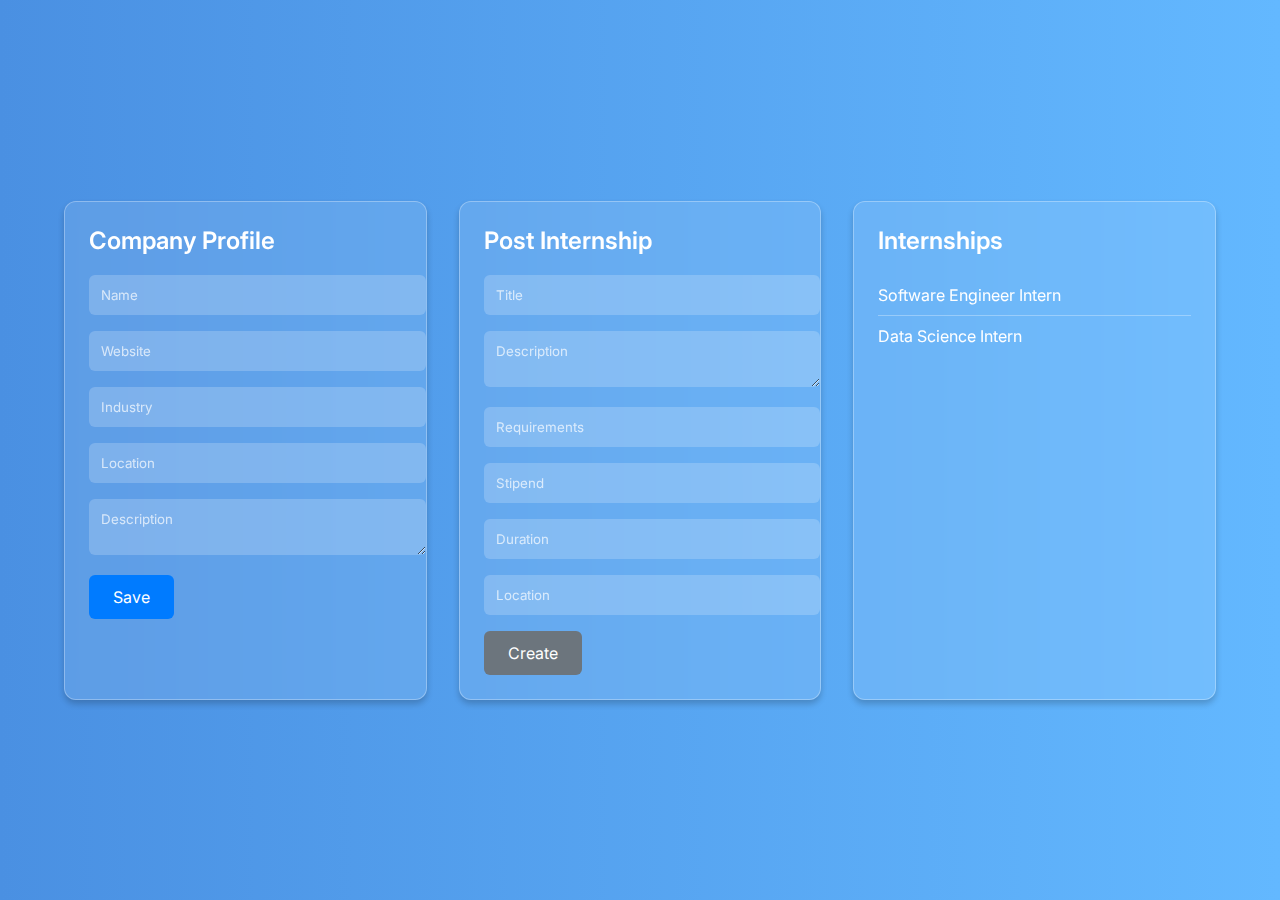
<file: frontend/company-dashboard.html>
<!DOCTYPE html>
<html lang="en">

<head>
    <meta charset="utf-8" />
    <meta name="viewport" content="width=device-width, initial-scale=1" />
    <title>Company Dashboard</title>
    <link href="https://fonts.googleapis.com/css2?family=Inter:wght@400;600;700&display=swap" rel="stylesheet" />
    <style>
        /* CSS Styles */
        :root {
            --primary-color: #007bff;
            --secondary-color: #6c757d;
            --glass-bg: rgba(255, 255, 255, 0.1);
            --glass-border: rgba(255, 255, 255, 0.3);
            --text-color: #fff;
            --shadow-color: rgba(0, 0, 0, 0.2);
            --font-family: 'Inter', sans-serif;
        }

        body {
            font-family: var(--font-family);
            background: linear-gradient(to right, #4a90e2, #63b8ff);
            color: var(--text-color);
            margin: 0;
            padding: 0;
            display: flex;
            justify-content: center;
            align-items: center;
            min-height: 100vh;
        }

        .container {
            width: 90%;
            max-width: 1200px;
        }

        .grid {
            display: grid;
            grid-template-columns: repeat(auto-fit, minmax(300px, 1fr));
            gap: 32px;
        }

        .card {
            background: var(--glass-bg);
            border: 1px solid var(--glass-border);
            border-radius: 12px;
            padding: 24px;
            box-shadow: 0 4px 6px var(--shadow-color);
            backdrop-filter: blur(10px);
        }

        .card h3 {
            margin-top: 0;
            margin-bottom: 20px;
            font-size: 1.5rem;
            font-weight: 600;
        }

        input,
        textarea {
            width: 100%;
            padding: 12px;
            margin-bottom: 16px;
            border: none;
            border-radius: 6px;
            background: rgba(255, 255, 255, 0.2);
            color: var(--text-color);
            font-family: var(--font-family);
            resize: vertical;
        }

        input::placeholder,
        textarea::placeholder {
            color: rgba(255, 255, 255, 0.7);
        }

        .btn {
            padding: 12px 24px;
            border: none;
            border-radius: 6px;
            cursor: pointer;
            font-size: 1rem;
            font-family: var(--font-family);
            transition: background-color 0.3s ease;
            color: var(--text-color);
        }

        .btn--primary {
            background-color: var(--primary-color);
        }

        .btn--secondary {
            background-color: var(--secondary-color);
        }

        .btn--primary:hover {
            background-color: darken(var(--primary-color), 10%);
        }

        .btn--secondary:hover {
            background-color: darken(var(--secondary-color), 10%);
        }

        ul {
            list-style: none;
            padding: 0;
        }

        li {
            padding: 10px 0;
            border-bottom: 1px solid var(--glass-border);
        }

        li:last-child {
            border-bottom: none;
        }

        /* Animations */
        @keyframes fadeIn {
            from {
                opacity: 0;
                transform: translateY(-20px);
            }

            to {
                opacity: 1;
                transform: translateY(0);
            }
        }

        .card {
            animation: fadeIn 0.5s ease forwards;
        }

        /* Responsive Design */
        @media (max-width: 768px) {
            .grid {
                grid-template-columns: 1fr;
            }
        }
    </style>
</head>

<body>
    <main class="container" style="padding:32px 0">
        <div class="grid grid-3">
            <section class="card glass">
                <h3>Company Profile</h3>
                <form id="companyForm">
                    <input placeholder="Name" id="c_name" required />
                    <input placeholder="Website" id="c_website" />
                    <input placeholder="Industry" id="c_industry" />
                    <input placeholder="Location" id="c_location" />
                    <textarea placeholder="Description" id="c_description"></textarea>
                    <button class="btn btn--primary" type="submit">Save</button>
                </form>
            </section>
            <section class="card glass">
                <h3>Post Internship</h3>
                <form id="internshipForm">
                    <input placeholder="Title" id="i_title" required />
                    <textarea placeholder="Description" id="i_description" required></textarea>
                    <input placeholder="Requirements" id="i_requirements" />
                    <input placeholder="Stipend" id="i_stipend" />
                    <input placeholder="Duration" id="i_duration" />
                    <input placeholder="Location" id="i_location" />
                    <button class="btn btn--secondary" type="submit">Create</button>
                </form>
            </section>
            <section class="card glass">
                <h3>Internships</h3>
                <ul id="internships"></ul>
            </section>
        </div>
    </main>
    <script>
        // Mock API (Replace with your actual API)
        const CompaniesAPI = {
            _internships: [{
                title: 'Software Engineer Intern'
            }, {
                title: 'Data Science Intern'
            }],
            _companyProfile: {},
            listInternships: async () => {
                return new Promise(resolve => {
                    setTimeout(() => resolve(CompaniesAPI._internships), 200);
                });
            },
            upsertProfile: async (data) => {
                return new Promise(resolve => {
                    setTimeout(() => {
                        CompaniesAPI._companyProfile = data;
                        resolve();
                    }, 200);
                });
            },
            createInternship: async (data) => {
                return new Promise(resolve => {
                    setTimeout(() => {
                        CompaniesAPI._internships.push(data);
                        resolve();
                    }, 200);
                });
            }
        };

        const list = async () => {
            const data = await CompaniesAPI.listInternships();
            document.getElementById('internships').innerHTML = data.map(d => `<li>${d.title}</li>`).join('');
        };

        document.getElementById('companyForm').addEventListener('submit', async (e) => {
            e.preventDefault();
            const companyData = {
                name: c_name.value,
                website: c_website.value,
                industry: c_industry.value,
                location: c_location.value,
                description: c_description.value
            };
            await CompaniesAPI.upsertProfile(companyData);
            alert('Company profile saved!');
        });

        document.getElementById('internshipForm').addEventListener('submit', async (e) => {
            e.preventDefault();
            const internshipData = {
                title: i_title.value,
                description: i_description.value,
                requirements: i_requirements.value,
                stipend: i_stipend.value,
                duration: i_duration.value,
                location: i_location.value
            };
            await CompaniesAPI.createInternship(internshipData);
            await list();
            alert('Internship posted successfully!');
        });

        list();
    </script>
</body>

</html>
</file>
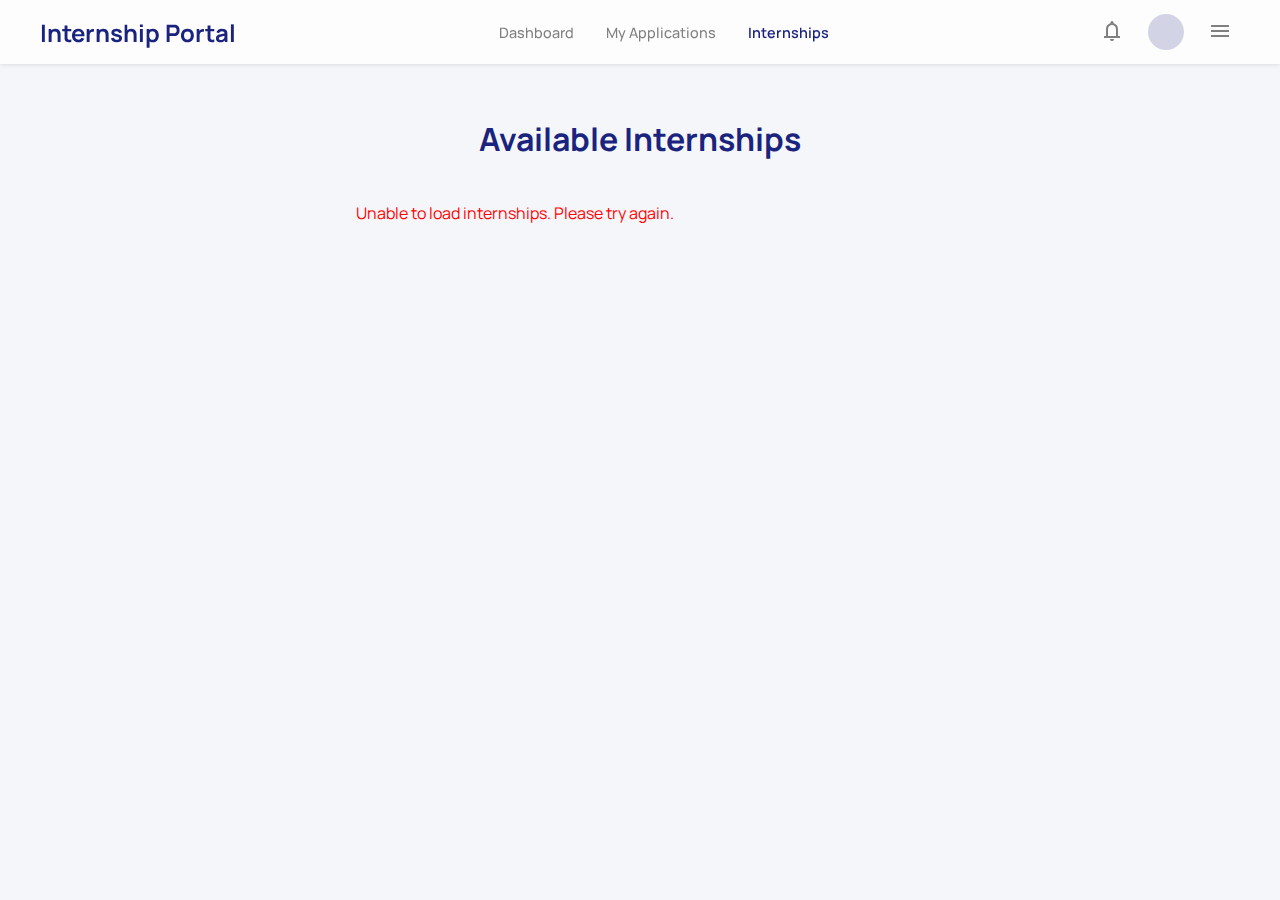
<file: frontend/internships.html>
<!DOCTYPE html>
<html lang="en">
<head>
  <meta charset="utf-8" />
  <meta name="viewport" content="width=device-width, initial-scale=1.0" />
  <title>Internship Portal</title>
  <link href="https://fonts.googleapis.com/css2?family=Manrope:wght@400;500;700;800&display=swap" rel="stylesheet"/>
  <link href="https://fonts.googleapis.com/css2?family=Material+Symbols+Outlined" rel="stylesheet"/>
  <link rel="stylesheet" href="css/internships.css?v=1">
</head>
<body>
  <div class="flex flex-col min-h-screen">
    <header>
      <div class="header-container">
        <h1>Internship Portal</h1>
        <nav class="nav-links">
          <a href="studentdashboard.html">Dashboard</a>
          <a href="sapplication.html">My Applications</a>
          <a href="internships.html" class="active">Internships</a>
        </nav>
        <div class="actions">
          <button>
            <span class="material-symbols-outlined">notifications</span>
          </button>
          <div class="avatar" style="background-image: url('https://lh3.googleusercontent.com/aida-public/[base64]');"></div>
          <button>
            <span class="material-symbols-outlined">menu</span>
          </button>
        </div>
      </div>
    </header>
    <main>
      <h1>Available Internships</h1>
      <div id="internship-list" class="internship-container">
        <!-- Internships will load here -->
      </div>
    </main>
  </div>
  <script src="js/internships.js"></script>
</body>
</html>
</file>
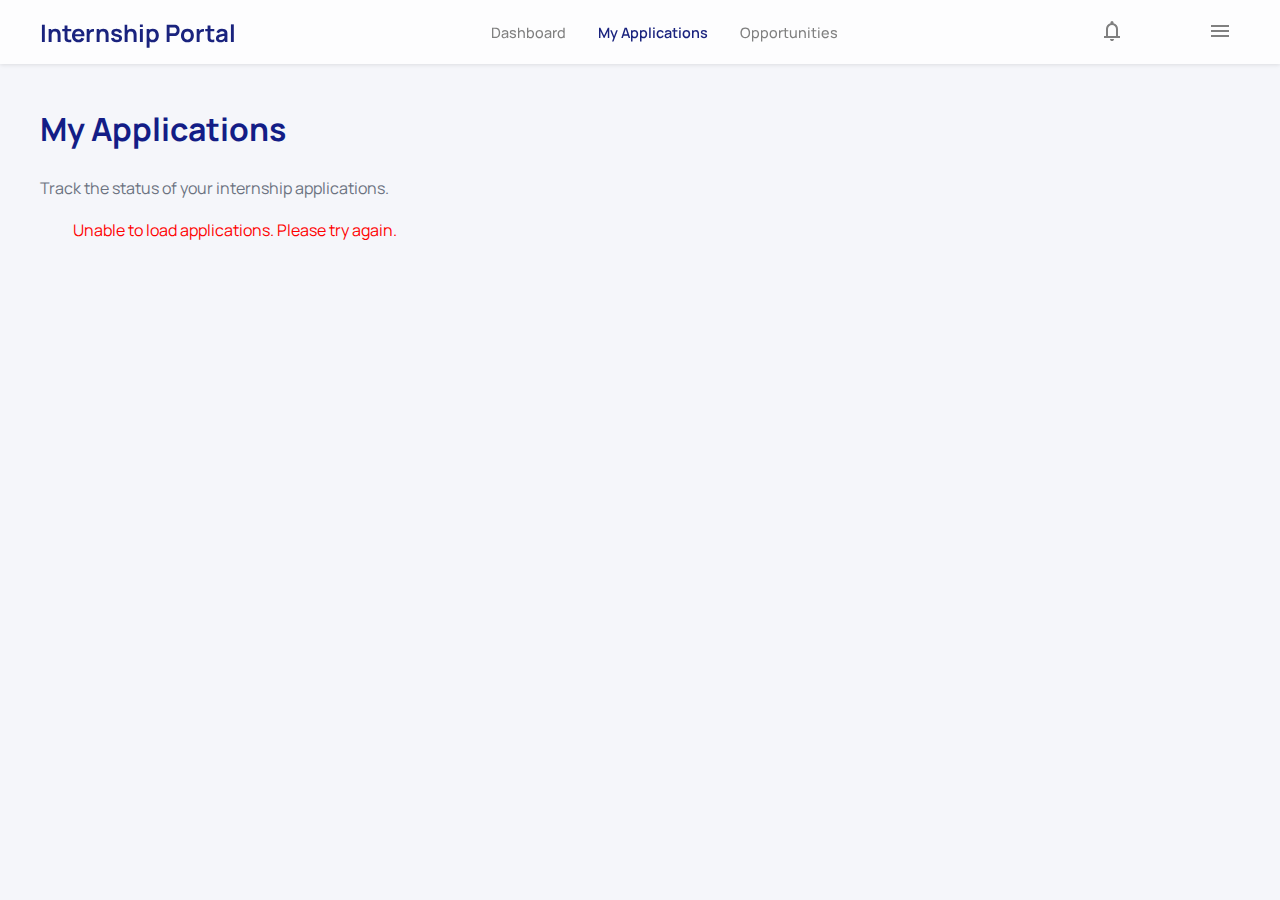
<file: frontend/sapplication.html>
<!DOCTYPE html>
<html lang="en">
<head>
<meta charset="utf-8"/>
<meta name="viewport" content="width=device-width, initial-scale=1.0"/>
<title>Internship Portal - My Applications</title>
<link href="https://fonts.googleapis.com/css2?family=Manrope:wght@400;500;700;800&display=swap" rel="stylesheet"/>
<link href="https://fonts.googleapis.com/css2?family=Material+Symbols+Outlined" rel="stylesheet"/>
<link rel="stylesheet" href="css/sapplication.css"/>
</head>
<body>
  <div class="flex flex-col min-h-screen">
    <header>
      <div class="header-container">
        <h1>Internship Portal</h1>
        <nav class="nav-links">
          <a href="studentdashboard.html">Dashboard</a>
          <a href="sapplication.html" class="active">My Applications</a>
          <a href="internships.html">Opportunities</a>
        </nav>
        <div class="actions">
          <button>
            <span class="material-symbols-outlined">notifications</span>
          </button>
          <div class="avatar" style="background-image: url('https://lh3.googleusercontent.com/aida-public/[base64]');"></div>
          <button>
            <span class="material-symbols-outlined">menu</span>
          </button>
        </div>
      </div>
    </header>

    <main class="container">
      <h2>My Applications</h2>
      <p>Track the status of your internship applications.</p>
      <div id="internship-list" class="grid">
        <!-- Internship cards will be injected here -->
      </div>
    </main>
  </div>
  <script src="js/sapplication.js"></script>
</body>
</html>
</file>
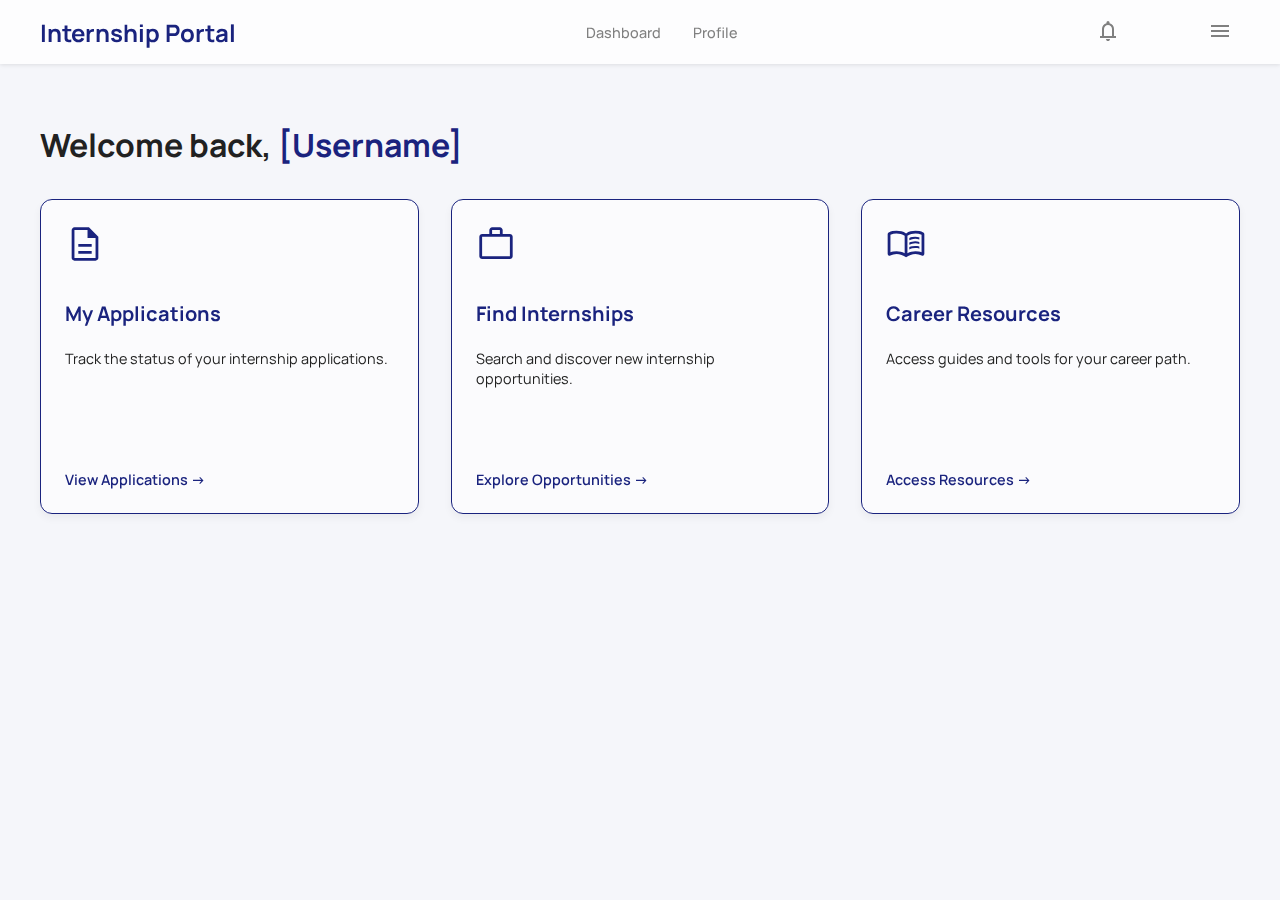
<file: frontend/studentdashboard.html>
<!DOCTYPE html>
<html lang="en">
<head>
  <meta charset="utf-8" />
  <meta name="viewport" content="width=device-width, initial-scale=1.0" />
  <title>Internship Portal</title>
  <link href="https://fonts.googleapis.com/css2?family=Manrope:wght@400;500;700;800&display=swap" rel="stylesheet"/>
  <link href="https://fonts.googleapis.com/css2?family=Material+Symbols+Outlined" rel="stylesheet"/>
  <link rel="stylesheet" href="css/studentdashboard.css">

  <style>
  </style>
</head>
<body>
  <div class="flex flex-col min-h-screen">
    <header>
      <div class="header-container">
        <h1>Internship Portal</h1>
        <nav class="nav-links">
          <a href="#">Dashboard</a>
          <a href="#profile.html">Profile</a>
        </nav>
        <div class="actions">
          <button>
            <span class="material-symbols-outlined">notifications</span>
          </button>
          <div class="avatar" style="background-image: url('https://lh3.googleusercontent.com/aida-public/[base64]');"></div>
          <button>
            <span class="material-symbols-outlined">menu</span>
          </button>
        </div>
      </div>
    </header>

    <main>
      <h2>Welcome back, <span>[Username]</span></h2>

      <div class="card-grid">
        <!-- My Applications -->
        <div class="card">
          <span class="material-symbols-outlined">description</span>
          <h3>My Applications</h3>
          <p>Track the status of your internship applications.</p>
          <a href="#">View Applications →</a>
        </div>

        <!-- Find Internships -->
        <div class="card">
          <span class="material-symbols-outlined">work</span>
          <h3>Find Internships</h3>
          <p>Search and discover new internship opportunities.</p>
          <a href="#">Explore Opportunities →</a>
        </div>

        <!-- Career Resources -->
        <div class="card">
          <span class="material-symbols-outlined">menu_book</span>
          <h3>Career Resources</h3>
          <p>Access guides and tools for your career path.</p>
          <a href="#">Access Resources →</a>
        </div>
      </div>
    </main>
  </div>
</body>
<script src="js/studentdashboard.js"></script>
</html>
</file>
<file: frontend/css/internships.css>
/* Body setup */
  :root {
      --brand-deep-navy: #1A237E;
      --background-light-gray: #F5F6FA;
      --text-dark-gray: #212121;
    }

    body {
      font-family: 'Manrope', sans-serif;
      background: var(--background-light-gray);
      color: var(--text-dark-gray);
      margin: 0;
    }

    /* Header */
    header {
      position: sticky;
      top: 0;
      z-index: 20;
      background: rgba(255, 255, 255, 0.8);
      backdrop-filter: blur(5px);
      box-shadow: 0 1px 4px rgba(0, 0, 0, 0.1);
    }

    .header-container {
      max-width: 1200px;
      margin: 0 auto;
      padding: 0 1rem;
      height: 64px;
      display: flex;
      align-items: center;
      justify-content: space-between;
    }

    header h1 {
      font-size: 1.5rem;
      font-weight: 700;
      color: var(--brand-deep-navy);
      margin: 0;
    }

    .nav-links {
      display: flex;
      gap: 2rem;
    }

    .nav-links a {
      font-size: 0.9rem;
      font-weight: 500;
      color: gray;
      text-decoration: none;
      transition: color 0.2s ease;
    }

    .nav-links a:hover {
      color: var(--brand-deep-navy);
    }

    .nav-links a.active {
      color: var(--brand-deep-navy);
      font-weight: 600;
    }

    .actions {
      display: flex;
      gap: 1rem;
      align-items: center;
    }

    .actions button {
      padding: 0.5rem;
      border-radius: 50%;
      border: none;
      background: transparent;
      color: gray;
      cursor: pointer;
      transition: 0.2s;
    }

    .actions button:hover {
      background: #f2f2f2;
      color: var(--brand-deep-navy);
    }

    .avatar {
      width: 40px;
      height: 40px;
      border-radius: 50%;
      background-size: cover;
      background-position: center;
    }

    /* Main Section */
    main {
      max-width: 1200px;
      margin: 0 auto;
      padding: 2rem 1rem;
    }

/* Clean top bar */
:root{
  --topbar-bg: rgba(255,255,255,0.85);
  --topbar-border: rgba(0,0,0,0.06);
  --brand: #1A237E;
  --ink: #222;
  --muted: #6b7280;
  --accent: #fbf8fd;
}

.topbar{
  position: sticky;
  top: 0;
  z-index: 1000;
  background: var(--topbar-bg);
  backdrop-filter: saturate(180%) blur(8px);
  border-bottom: 1px solid var(--topbar-border);
  box-shadow: 0 4px 12px rgba(0,0,0,0.05);
}

.topbar__container{
  max-width: 1200px;
  height: 64px;
  margin: 0 auto;
  padding: 0 16px;
  display: flex;
  align-items: center;
  justify-content: space-between;
  gap: 12px;
}

.topbar__brand{
  color: var(--brand);
  font-weight: 800;
  text-decoration: none;
  font-size: 1.125rem;
  letter-spacing: 0.2px;
}

.topbar__nav{
  display: flex;
  gap: 16px;
}

.topbar__nav a{
  color: var(--muted);
  text-decoration: none;
  padding: 8px 10px;
  border-radius: 8px;
  transition: color .2s, background .2s;
}

.topbar__nav a:hover{
  color: var(--ink);
  background: #1A237E;
}

.topbar__nav a:is(.active){
  color: var(--accent);
  background: #1A237E;
}

.topbar__actions{
  display: flex;
  align-items: center;
  gap: 10px;
}

.icon-btn{
  height: 36px;
  width: 36px;
  display: grid;
  place-items: center;
  border: 1px solid var(--topbar-border);
  background: #fff;
  border-radius: 10px;
  cursor: pointer;
  transition: background .2s, transform .08s;
}

.icon-btn:hover{ background: #fafafa; }
.icon-btn:active{ transform: translateY(1px); }

.avatar{
  height: 36px;
  width: 36px;
  border-radius: 50%;
  background: #d2d4e6;
}

@media (max-width: 720px){
  .topbar__container{ height: 56px; }
  .topbar__nav{ display: none; }
}

    /* Normalize layout for internships page */
    body {
      font-family: 'Manrope', sans-serif;
      background: var(--background-light-gray);
      color: var(--text-dark-gray);
      margin: 0;
      padding: 0; /* remove legacy padding that inset the header */
    }

    /* Header (aligned with student dashboard) */
    header {
      position: sticky;
      top: 0;
      z-index: 20;
      background: rgba(255, 255, 255, 0.8);
      backdrop-filter: blur(5px);
      box-shadow: 0 1px 4px rgba(0, 0, 0, 0.1);
    }

    .header-container {
      max-width: 1200px;
      margin: 0 auto;
      padding: 0 1rem;
      height: 64px;
      display: flex;
      align-items: center;
      justify-content: space-between;
    }

    header h1 {
      font-size: 1.5rem;
      font-weight: 700;
      color: var(--brand-deep-navy);
      margin: 0;
    }
/* Remove legacy page padding/background that caused inset look */
body {
  margin: 0;
  padding: 0;
}

/* Heading */
h1 {
  text-align: center;
  color: #1A237E; /* Indigo */
  margin-bottom: 25px;
}

/* Internship list container */
.internship-container {
  display: flex;
  flex-direction: column;
  gap: 20px;
  width: 85%;
  max-width: 950px;
}

/* Internship card */
.internship-card {
  background: #ffffff;
  border-radius: 14px;
  padding: 20px;
  display: flex;
  align-items: flex-start;
  box-shadow: 0px 6px 12px rgba(0,0,0,0.1);
  transition: transform 0.2s ease-in-out;
  position: relative;
}

.internship-card:hover {
  transform: translateY(-4px);
}

/* Logo */
.company-logo {
  width: 80px;
  height: 80px;
  border-radius: 10px;
  object-fit: cover;
  margin-right: 20px;
}

/* Internship details */
.internship-details {
  display: flex;
  flex-direction: column;
  gap: 6px;
}

.internship-details h2 {
  margin: 0;
  font-size: 20px;
  color: #1A237E;
}

.internship-details p {
  margin: 0;
  font-size: 14px;
  color: #333;
}

/* Highlighted text */
.requirements {
  font-weight: bold;
  color: #1A237E;
}

.deadline {
  font-style: italic;
  color: #d62828;
}

/* Apply button */
.apply-btn {
  margin-top: 10px;
  padding: 8px 14px;
  border: none;
  border-radius: 8px;
  background: #1A237E;
  color: white;
  font-size: 14px;
  cursor: pointer;
  align-self: flex-start;
  transition: background 0.2s;
}

.apply-btn:hover {
  background: #1A237E;
}

/* Status badge */
.status-badge {
  position: absolute;
  top: 12px;
  right: 12px;
  margin-right: 20px;
  margin-top: 20px;
  padding: 4px 10px;
  border-radius: 15px;
  font-size: 20px;
  font-weight: 600;
  color: #fff;
}

.status-open {
  background: #54ab64; /* green */
}

.status-closed {
  background: #d62828; /* red */
}

/* Applied state */
.apply-btn.applied {
  background: #6c757d;
  cursor: default;
}

/* Inline apply panel */
.apply-panel {
  margin-top: 12px;
  padding: 12px;
  background: #f7f1ff;
  border: 1px solid #e1d1ff;
  border-radius: 10px;
}

.apply-panel.hidden {
  display: none;
}

.cover-label {
  display: block;
  font-size: 13px;
  color: #1A237E;
  margin-bottom: 6px;
}

.cover-input {
  width: 100%;
  resize: vertical;
  font-family: inherit;
  font-size: 14px;
  padding: 8px;
  border-radius: 8px;
  border: 1px solid #cbb3ff;
  box-sizing: border-box;
}

.apply-actions {
  margin-top: 8px;
  display: flex;
  gap: 8px;
}
</file>
<file: frontend/css/studentdashboard.css>
:root {
      --brand-deep-navy: #1A237E;
      --background-light-gray: #F5F6FA;
      --text-dark-gray: #212121;
    }

    body {
      font-family: 'Manrope', sans-serif;
      background: var(--background-light-gray);
      color: var(--text-dark-gray);
      margin: 0;
    }

    /* Header */
    header {
      position: sticky;
      top: 0;
      z-index: 20;
      background: rgba(255, 255, 255, 0.8);
      backdrop-filter: blur(5px);
      box-shadow: 0 1px 4px rgba(0, 0, 0, 0.1);
    }

    .header-container {
      max-width: 1200px;
      margin: 0 auto;
      padding: 0 1rem;
      height: 64px;
      display: flex;
      align-items: center;
      justify-content: space-between;
    }

    header h1 {
      font-size: 1.5rem;
      font-weight: 700;
      color: var(--brand-deep-navy);
      margin: 0;
    }

    .nav-links {
      display: flex;
      gap: 2rem;
    }

    .nav-links a {
      font-size: 0.9rem;
      font-weight: 500;
      color: gray;
      text-decoration: none;
      transition: color 0.2s ease;
    }

    .nav-links a:hover {
      color: var(--brand-deep-navy);
    }

    .actions {
      display: flex;
      gap: 1rem;
      align-items: center;
    }

    .actions button {
      padding: 0.5rem;
      border-radius: 50%;
      border: none;
      background: transparent;
      color: gray;
      cursor: pointer;
      transition: 0.2s;
    }

    .actions button:hover {
      background: #f2f2f2;
      color: var(--brand-deep-navy);
    }

    .avatar {
      width: 40px;
      height: 40px;
      border-radius: 50%;
      background-size: cover;
      background-position: center;
    }

    /* Main Section */
    main {
      max-width: 1200px;
      margin: 0 auto;
      padding: 2rem 1rem;
    }

    main h2 {
      font-size: 2rem;
      font-weight: 700;
      margin-bottom: 2rem;
    }

    main h2 span {
      color: var(--brand-deep-navy);
    }

    .card-grid {
      display: grid;
      grid-template-columns: 1fr;
      gap: 2rem;
    }

    @media (min-width: 768px) {
      .card-grid {
        grid-template-columns: repeat(2, 1fr);
      }
    }

    @media (min-width: 1024px) {
      .card-grid {
        grid-template-columns: repeat(3, 1fr);
      }
    }

    .card {
      background: rgba(255, 255, 255, 0.6);
      backdrop-filter: blur(5px);
      border: 1px solid var(--brand-deep-navy);
      border-radius: 12px;
      padding: 1.5rem;
      display: flex;
      flex-direction: column;
      height: 100%;
      box-shadow: 0 4px 8px rgba(0,0,0,0.05);
      transition: all 0.3s ease;
    }

    .card:hover {
      transform: translateY(-4px);
      box-shadow: 0 6px 14px rgba(0,0,0,0.1);
    }

    .card .material-symbols-outlined {
      font-size: 2.5rem;
      color: var(--brand-deep-navy);
      margin-bottom: 1rem;
    }

    .card h3 {
      font-size: 1.25rem;
      font-weight: 700;
      margin-bottom: 0.5rem;
      color: var(--brand-deep-navy);
    }

    .card p {
      font-size: 0.9rem;
      line-height: 1.4;
      flex-grow: 1;
    }

    .card a {
      margin-top: 1rem;
      font-size: 0.9rem;
      font-weight: 600;
      color: var(--brand-deep-navy);
      text-decoration: none;
      display: inline-block;
      transition: 0.2s ease;
    }

    .card a:hover {
      text-decoration: underline;
      transform: translateX(4px);
    }
</file>
<file: frontend/css/sapplication.css>
/* Reset & base styles */
:root {
  --brand-deep-navy: #1A237E;
  --background-light-gray: #F5F6FA;
  --text-dark-gray: #212121;
}

body {
  margin: 0;
  font-family: 'Manrope', sans-serif;
  background-color: #F5F6FA;
  color: #212121;
}
a { text-decoration: none; }
button { cursor: pointer; }

/* Header */
header {
  position: sticky;
  top: 0;
  z-index: 20;
  background: rgba(255, 255, 255, 0.8);
  backdrop-filter: blur(5px);
  box-shadow: 0 1px 4px rgba(0, 0, 0, 0.1);
}

.header-container {
  max-width: 1200px;
  margin: 0 auto;
  padding: 0 1rem;
  height: 64px;
  display: flex;
  align-items: center;
  justify-content: space-between;
}

header h1 {
  font-size: 1.5rem;
  font-weight: 700;
  color: var(--brand-deep-navy);
  margin: 0;
}

.nav-links {
  display: flex;
  gap: 2rem;
}

.nav-links a {
  font-size: 0.9rem;
  font-weight: 500;
  color: gray;
  text-decoration: none;
  transition: color 0.2s ease;
}

.nav-links a:hover {
  color: var(--brand-deep-navy);
}

.nav-links a.active {
  color: var(--brand-deep-navy);
  font-weight: 600;
}

.actions {
  display: flex;
  gap: 1rem;
  align-items: center;
}

.actions button {
  padding: 0.5rem;
  border-radius: 50%;
  border: none;
  background: transparent;
  color: gray;
  cursor: pointer;
  transition: 0.2s;
}

.actions button:hover {
  background: #f2f2f2;
  color: var(--brand-deep-navy);
}

.avatar {
  width: 40px;
  height: 40px;
  border-radius: 50%;
  background-size: cover;
  background-position: center;
}

/* Topbar (shared with internships) */
:root{
  --topbar-bg: rgba(255,255,255,0.85);
  --topbar-border: rgba(0,0,0,0.06);
  --brand: #1A237E;
  --ink: #222;
  --muted: #6b7280;
  --accent: #6a0dad;
}

.topbar{
  position: sticky;
  top: 0;
  z-index: 1000;
  background: var(--topbar-bg);
  backdrop-filter: saturate(180%) blur(8px);
  border-bottom: 1px solid var(--topbar-border);
  box-shadow: 0 4px 12px rgba(0,0,0,0.05);
}

.topbar__container{
  max-width: 1200px;
  height: 64px;
  margin: 0 auto;
  padding: 0 16px;
  display: flex;
  align-items: center;
  justify-content: space-between;
  gap: 12px;
}

.topbar__brand{
  color: var(--brand);
  font-weight: 800;
  text-decoration: none;
  font-size: 1.125rem;
  letter-spacing: 0.2px;
}

.topbar__nav{ display:flex; gap:16px; }
.topbar__nav a{
  color: var(--muted);
  text-decoration: none;
  padding: 8px 10px;
  border-radius: 8px;
  transition: color .2s, background .2s;
}
.topbar__nav a:hover{ color: var(--ink); background: rgba(106,13,173,0.06); }
.topbar__nav a:is(.active){ color: var(--accent); background: rgba(106,13,173,0.12); }

.topbar__actions{ display:flex; align-items:center; gap:10px; }
.icon-btn{
  height: 36px; width: 36px; display:grid; place-items:center;
  border: 1px solid var(--topbar-border); background:#fff; border-radius:10px; cursor:pointer;
  transition: background .2s, transform .08s;
}
.icon-btn:hover{ background:#fafafa; }
.icon-btn:active{ transform: translateY(1px); }
.avatar{ height:36px; width:36px; border-radius:50%; background:linear-gradient(135deg,#8b5cf6,#ec4899); }
@media (max-width: 720px){ .topbar__container{ height:56px; } .topbar__nav{ display:none; } }

/* Container */
.container { max-width: 1200px; margin: auto; padding: 1rem; }

/* Main heading */
main h2 { font-size: 2rem; font-weight: bold; color: #131d86; }
main p { color: #6B7280; margin: 0.25rem 0 1rem; }

/* Internship cards */
.grid { display: grid; grid-template-columns: repeat(auto-fill,minmax(300px,1fr)); gap: 1rem; }
.internship-card {
  background: #fff;
  border-radius: 12px;
  box-shadow: 0 4px 6px -1px rgba(0,0,0,0.05), 0 2px 4px -2px rgba(0,0,0,0.05);
  border-left: 4px solid #3B82F6;
  padding: 1rem;
  display: flex;
  flex-direction: column;
  gap: 0.5rem;
}
.internship-card img { width: 50px; height: 50px; object-fit: contain; border-radius: 6px; }
.internship-card h3 { margin: 0; font-size: 1.125rem; font-weight: 600; color: #131d86; }
.internship-card p { margin: 0; font-size: 0.875rem; color: #212121; }
.internship-card .requirements { font-size: 0.875rem; color: #6B7280; }
.internship-card button { 
  margin-top: 0.5rem; 
  padding: 0.5rem 1rem; 
  border: none; 
  border-radius: 9999px; 
  background-color: #131d86; 
  color: #fff; 
  font-size: 0.875rem; 
}
.internship-card button:disabled { opacity: 0.6; cursor: not-allowed; }

/* Status badge */
.status-badge {
  display: inline-block;
  padding: 0.25rem 0.75rem;
  border-radius: 9999px;
  font-size: 0.75rem;
  font-weight: 500;
}
.status-open { background-color: #3B82F620; color: #3B82F6; }
.status-closed { background-color: #EF444420; color: #EF4444; }
.status-applied { background-color: #3B82F620; color: #3B82F6; }
</file>
